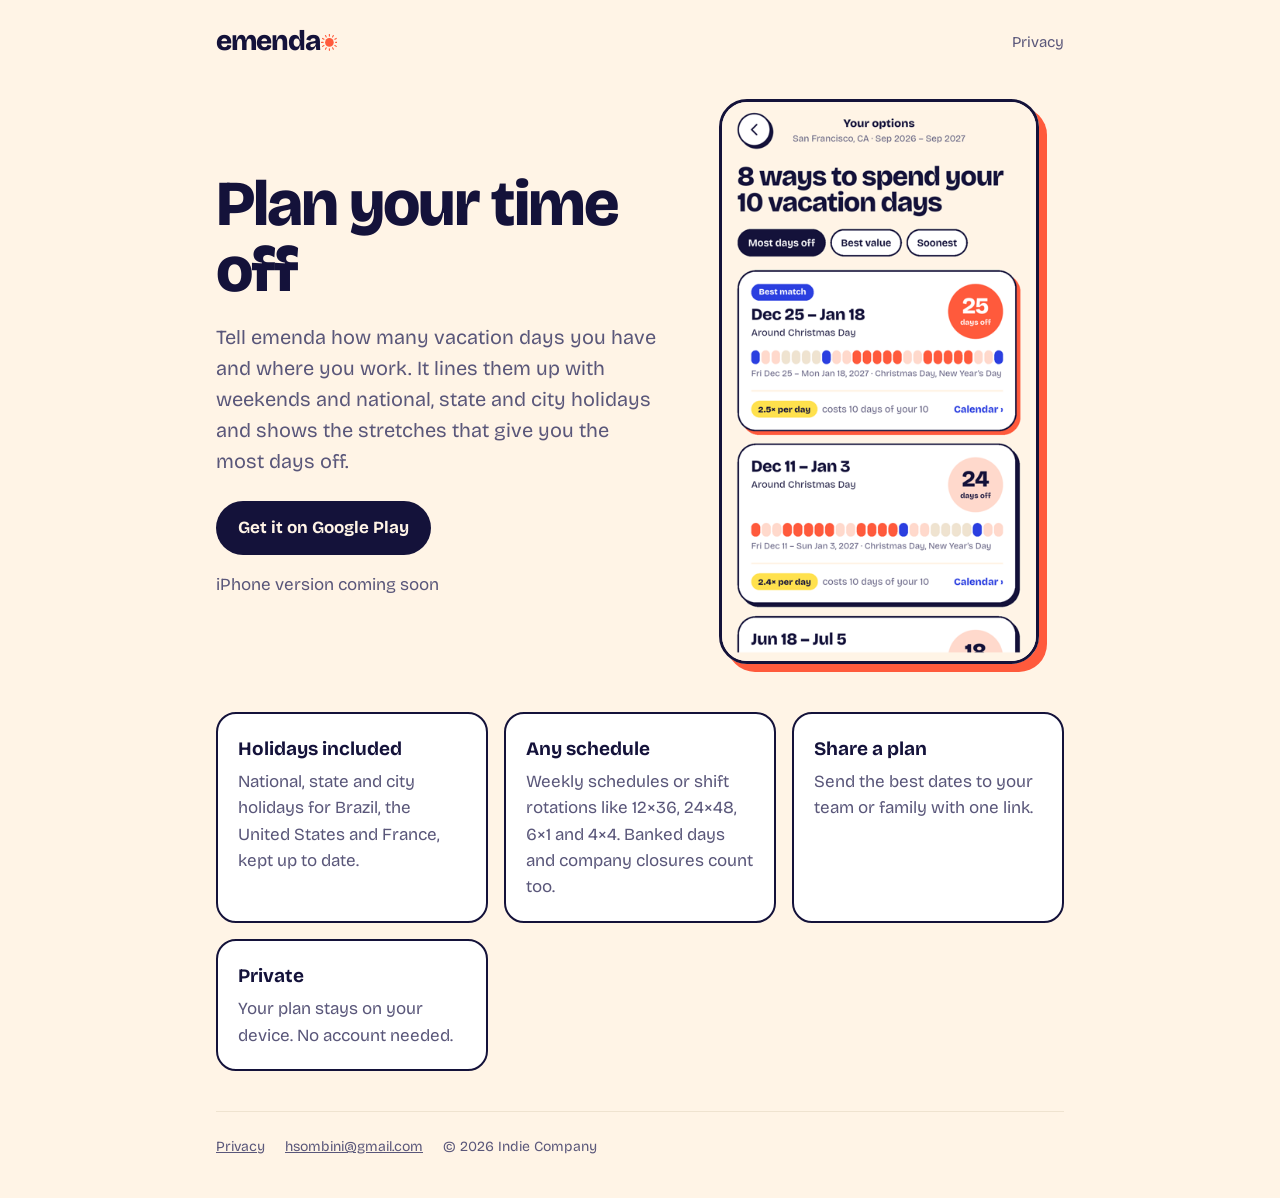
<file: index.html>
<!doctype html>
<html lang="en">
<head>
<meta charset="utf-8">
<meta name="viewport" content="width=device-width, initial-scale=1">
<title data-i18n-title="title">emenda — plan your time off around holidays</title>
<meta name="description" content="emenda finds the best dates for your vacation days around weekends and national, state and city holidays.">
<link rel="icon" href="/icon.png">
<link rel="preconnect" href="https://fonts.googleapis.com">
<link rel="preconnect" href="https://fonts.gstatic.com" crossorigin>
<link href="https://fonts.googleapis.com/css2?family=Bricolage+Grotesque:opsz,wght@12..96,400;12..96,700;12..96,800&display=swap" rel="stylesheet">
<link rel="stylesheet" href="/style.css">
</head>
<body>
<div class="wrap">
  <header class="top">
    <a class="logo" href="/">emenda<svg class="sun" viewBox="0 0 39 39" aria-hidden="true"><circle cx="19.5" cy="19.5" r="10"/><g><line x1="34.10" y1="19.50" x2="37.90" y2="19.50"/><line x1="32.14" y1="26.80" x2="35.43" y2="28.70"/><line x1="26.80" y1="32.14" x2="28.70" y2="35.43"/><line x1="19.50" y1="34.10" x2="19.50" y2="37.90"/><line x1="12.20" y1="32.14" x2="10.30" y2="35.43"/><line x1="6.86" y1="26.80" x2="3.57" y2="28.70"/><line x1="4.90" y1="19.50" x2="1.10" y2="19.50"/><line x1="6.86" y1="12.20" x2="3.57" y2="10.30"/><line x1="12.20" y1="6.86" x2="10.30" y2="3.57"/><line x1="19.50" y1="4.90" x2="19.50" y2="1.10"/><line x1="26.80" y1="6.86" x2="28.70" y2="3.57"/><line x1="32.14" y1="12.20" x2="35.43" y2="10.30"/></g></svg></a>
    <nav class="top"><a href="/privacy" data-i18n="nav_privacy">Privacy</a></nav>
  </header>
  <section class="hero">
    <div>
      <h1 data-i18n="h1">Plan your time off</h1>
      <p class="lead" data-i18n="lead"></p>
      <div class="btns">
        <a class="btn" data-store data-i18n="get">Get it on Google Play</a>
      </div>
      <p class="muted" data-i18n="ios_soon"></p>
    </div>
    <img class="shot" src="/shot.png" alt="emenda showing vacation options" width="320">
  </section>
  <section class="features">
    <div class="card"><h3 data-i18n="f1_t"></h3><p data-i18n="f1_d"></p></div>
    <div class="card"><h3 data-i18n="f2_t"></h3><p data-i18n="f2_d"></p></div>
    <div class="card"><h3 data-i18n="f3_t"></h3><p data-i18n="f3_d"></p></div>
    <div class="card"><h3 data-i18n="f4_t"></h3><p data-i18n="f4_d"></p></div>
  </section>
  <footer>
    <a href="/privacy" data-i18n="nav_privacy">Privacy</a>
    <a href="mailto:hsombini@gmail.com">hsombini@gmail.com</a>
    <span>© 2026 Indie Company</span>
  </footer>
</div>
<script src="/i18n.js"></script>
<script>applyI18n();</script>
</body>
</html>
</file>
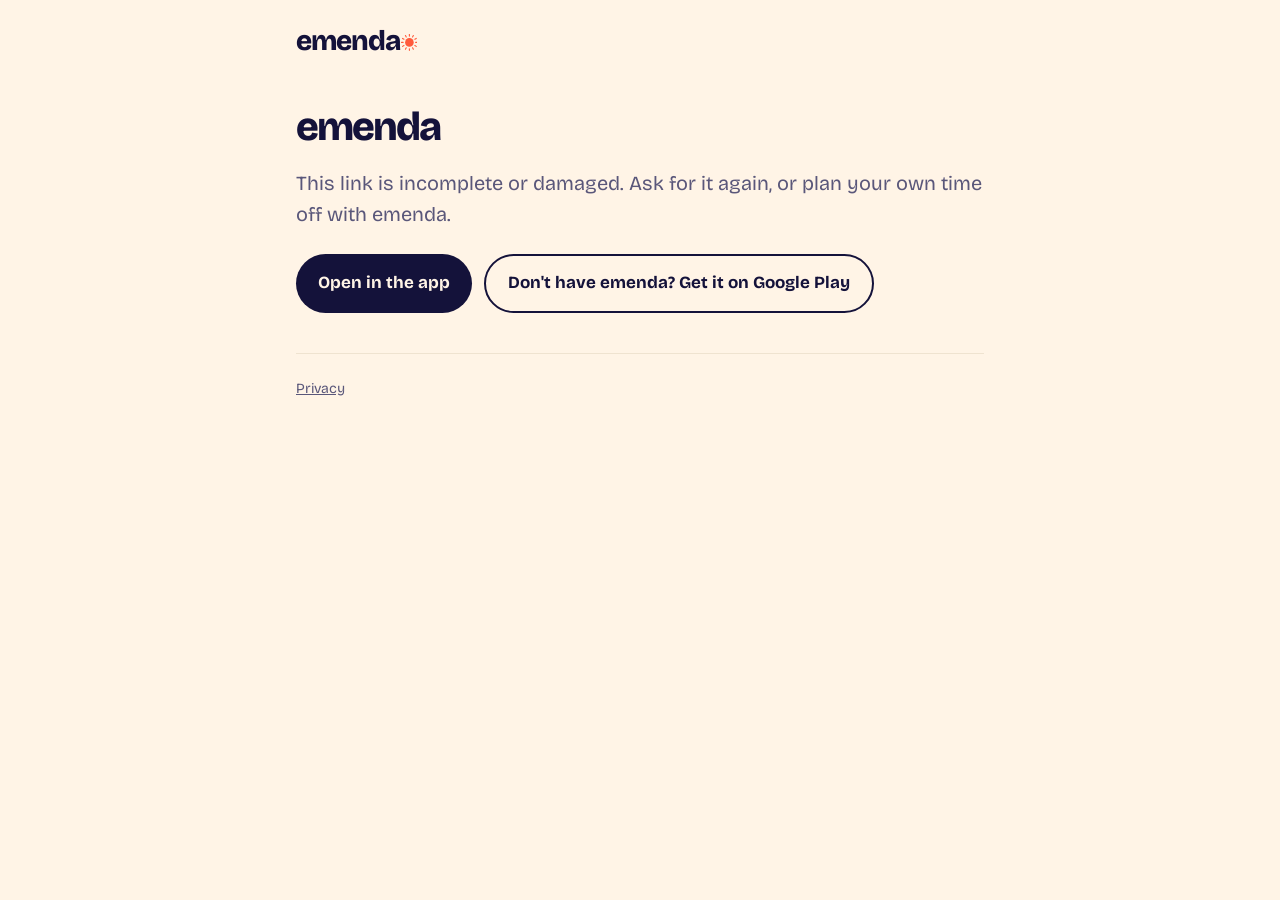
<file: p.html>
<!doctype html>
<html lang="en">
<head>
<meta charset="utf-8">
<meta name="viewport" content="width=device-width, initial-scale=1">
<title data-i18n-title="p_title">A vacation plan from emenda</title>
<meta name="robots" content="noindex">
<link rel="icon" href="/icon.png">
<link rel="preconnect" href="https://fonts.googleapis.com">
<link rel="preconnect" href="https://fonts.gstatic.com" crossorigin>
<link href="https://fonts.googleapis.com/css2?family=Bricolage+Grotesque:opsz,wght@12..96,400;12..96,700;12..96,800&display=swap" rel="stylesheet">
<link rel="stylesheet" href="/style.css">
</head>
<body>
<div class="wrap doc">
  <header class="top">
    <a class="logo" href="/">emenda<svg class="sun" viewBox="0 0 39 39" aria-hidden="true"><circle cx="19.5" cy="19.5" r="10"/><g><line x1="34.10" y1="19.50" x2="37.90" y2="19.50"/><line x1="32.14" y1="26.80" x2="35.43" y2="28.70"/><line x1="26.80" y1="32.14" x2="28.70" y2="35.43"/><line x1="19.50" y1="34.10" x2="19.50" y2="37.90"/><line x1="12.20" y1="32.14" x2="10.30" y2="35.43"/><line x1="6.86" y1="26.80" x2="3.57" y2="28.70"/><line x1="4.90" y1="19.50" x2="1.10" y2="19.50"/><line x1="6.86" y1="12.20" x2="3.57" y2="10.30"/><line x1="12.20" y1="6.86" x2="10.30" y2="3.57"/><line x1="19.50" y1="4.90" x2="19.50" y2="1.10"/><line x1="26.80" y1="6.86" x2="28.70" y2="3.57"/><line x1="32.14" y1="12.20" x2="35.43" y2="10.30"/></g></svg></a>
  </header>
  <main id="plan"></main>
  <div class="btns">
    <a class="btn" id="open" data-i18n="p_open" hidden>Open in the app</a>
    <a class="btn alt" data-store data-i18n="p_get">Get it on Google Play</a>
  </div>
  <footer style="margin-top:40px">
    <a href="/privacy" data-i18n="nav_privacy">Privacy</a>
  </footer>
</div>
<script src="/i18n.js"></script>
<script>
// Decodes the plan in `#s=<code>` (format: SharedPlan.code in the app,
// lib/planner/share.dart) and renders it with DOM text nodes only.
applyI18n();

function decode(code) {
  try {
    const b64 = code.replace(/-/g, "+").replace(/_/g, "/");
    const bin = atob(b64 + "===".slice((b64.length + 3) % 4));
    const j = JSON.parse(new TextDecoder().decode(Uint8Array.from(bin, (c) => c.charCodeAt(0))));
    const place = j.p, b = j.b, c = j.c ?? 0;
    if (typeof place !== "string" || !place || place.length > 120) return null;
    if (!Number.isInteger(b) || !Number.isInteger(c) || b < 0 || c < 0 || b > 999 || c > 999) return null;
    const blocks = (list) => {
      if (!Array.isArray(list) || !list.length || list.length > 12) return null;
      const out = [];
      for (const x of list) {
        if (!Array.isArray(x) || x.length !== 3) return null;
        const [iso, len, used] = x;
        const m = typeof iso === "string" && /^(\d{4})-(\d{2})-(\d{2})$/.exec(iso);
        if (!m || !Number.isInteger(len) || !Number.isInteger(used) || len < 1 || len > 731 || used < 0 || used > len) return null;
        out.push({ start: Date.UTC(+m[1], +m[2] - 1, +m[3]), len, used });
      }
      return out;
    };
    const all = j.o != null;
    const raw = all ? j.o : [j.k];
    if (!Array.isArray(raw) || !raw.length || raw.length > 20) return null;
    const options = raw.map(blocks);
    if (options.some((o) => !o)) return null;
    return { place, budget: b, comp: c, options, all };
  } catch {
    return null;
  }
}

const DAY = 86400000;
const fmt = new Intl.DateTimeFormat(LANG === "pt" ? "pt-BR" : LANG, { day: "numeric", month: "short", year: "numeric", timeZone: "UTC" });
const range = (b) => fmt.formatRange(new Date(b.start), new Date(b.start + (b.len - 1) * DAY));

function el(tag, cls, text) {
  const e = document.createElement(tag);
  if (cls) e.className = cls;
  if (text != null) e.textContent = text;
  return e;
}

const code = (/(?:^|[#?&])s=([\w-]+)/.exec(location.hash) || /(?:^|[?&])s=([\w-]+)/.exec(location.search) || [])[1];
const plan = code && decode(code);
const root = document.getElementById("plan");

if (!plan) {
  root.append(el("h1", null, "emenda"), el("p", "lead", t("p_bad")));
} else {
  root.append(
    el("span", "pill", t(plan.all ? "p_all" : "p_one")),
    el("h1", null, plan.place),
    el("p", "lead", plan.comp > 0 ? t("p_budget_comp", { n: plan.budget, c: plan.comp }) : t("p_budget", { n: plan.budget })),
  );
  for (const o of plan.options) {
    const total = o.reduce((s, b) => s + b.len, 0), used = o.reduce((s, b) => s + b.used, 0);
    const card = el("section", "card opt");
    const head = el("div", "head");
    const left = el("div");
    left.append(el("div", "dates", o.length === 1 ? range(o[0]) : `${range(o[0])} +${o.length - 1}`));
    left.append(el("span", "chip", t("p_costs", { n: used })));
    const badge = el("div", "badge");
    badge.append(el("b", null, String(total)), el("small", null, t("p_off")));
    head.append(left, badge);
    card.append(head);
    if (o.length > 1) {
      const ul = el("ul");
      for (const b of o) ul.append(el("li", null, range(b)));
      card.append(ul);
    }
    root.append(card);
  }
  const open = document.getElementById("open");
  open.href = `emenda://p#s=${code}`;
  open.hidden = false;
}
</script>
</body>
</html>
</file>
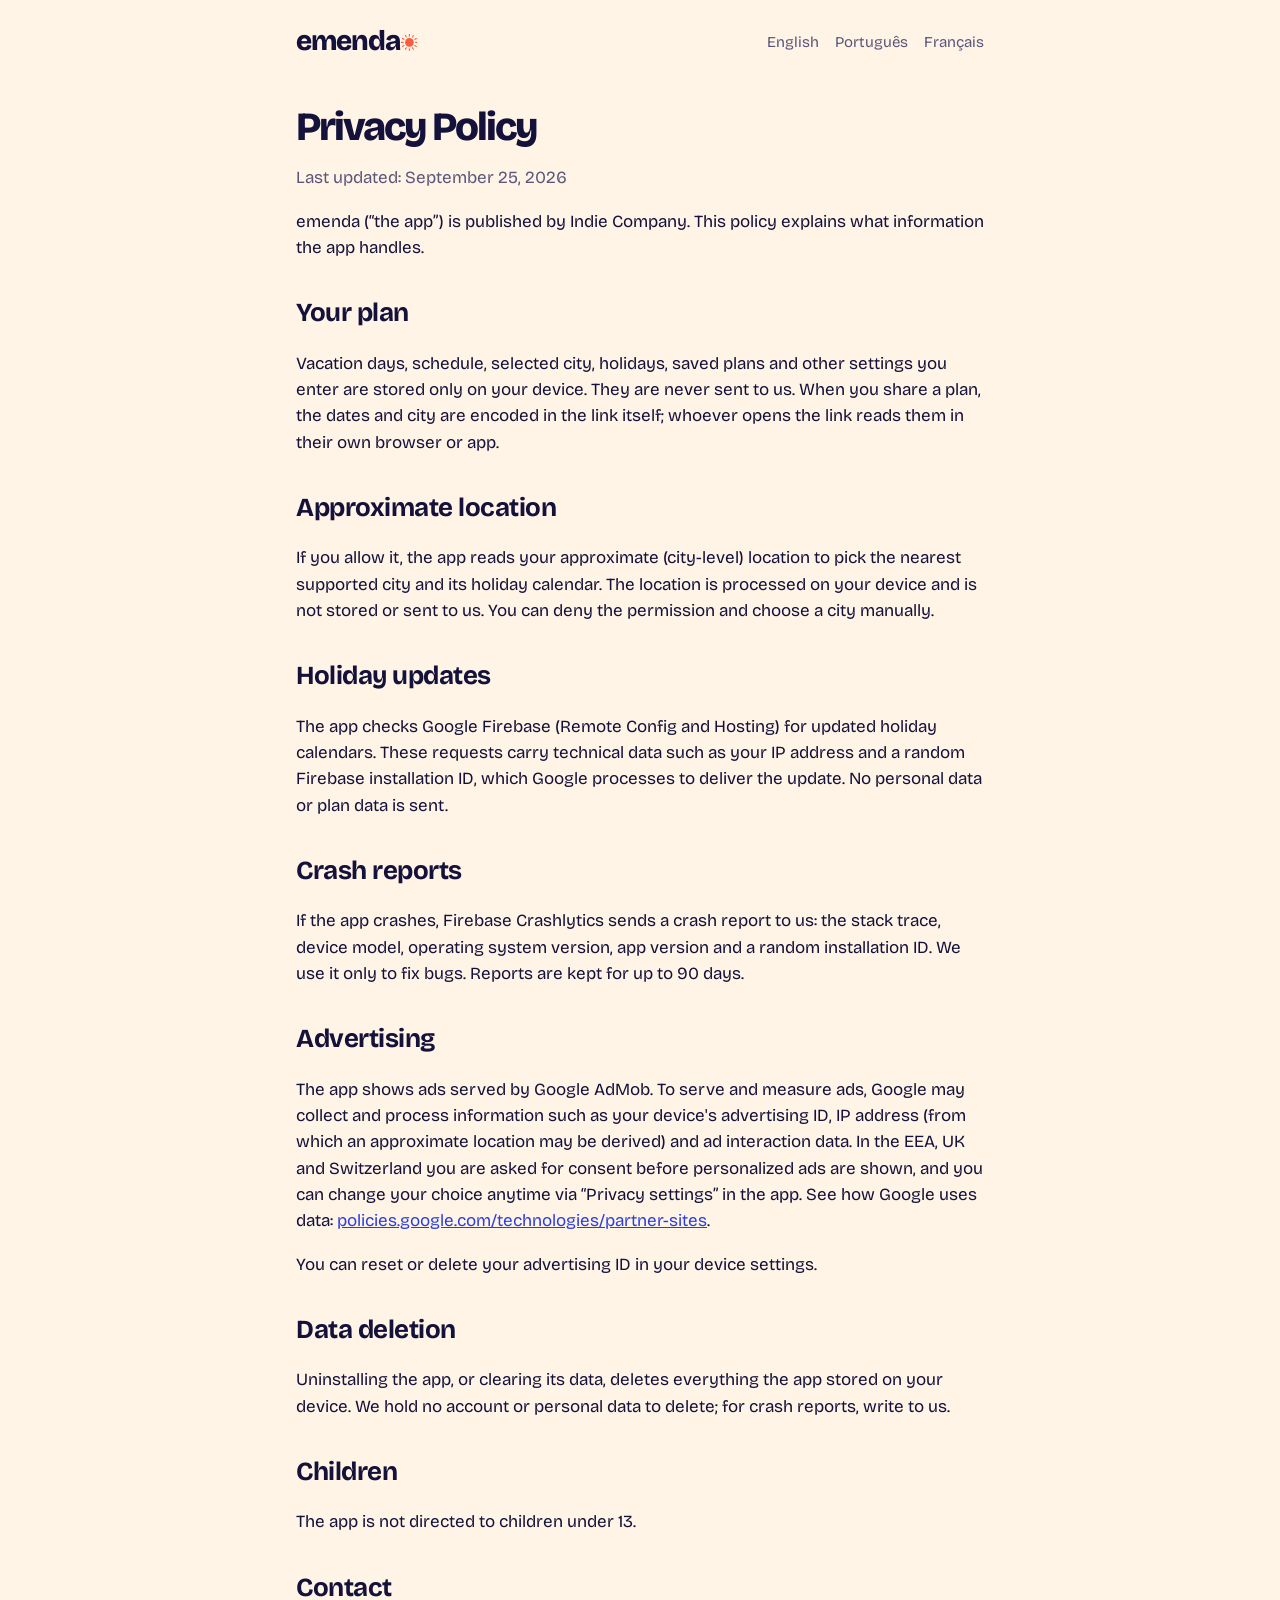
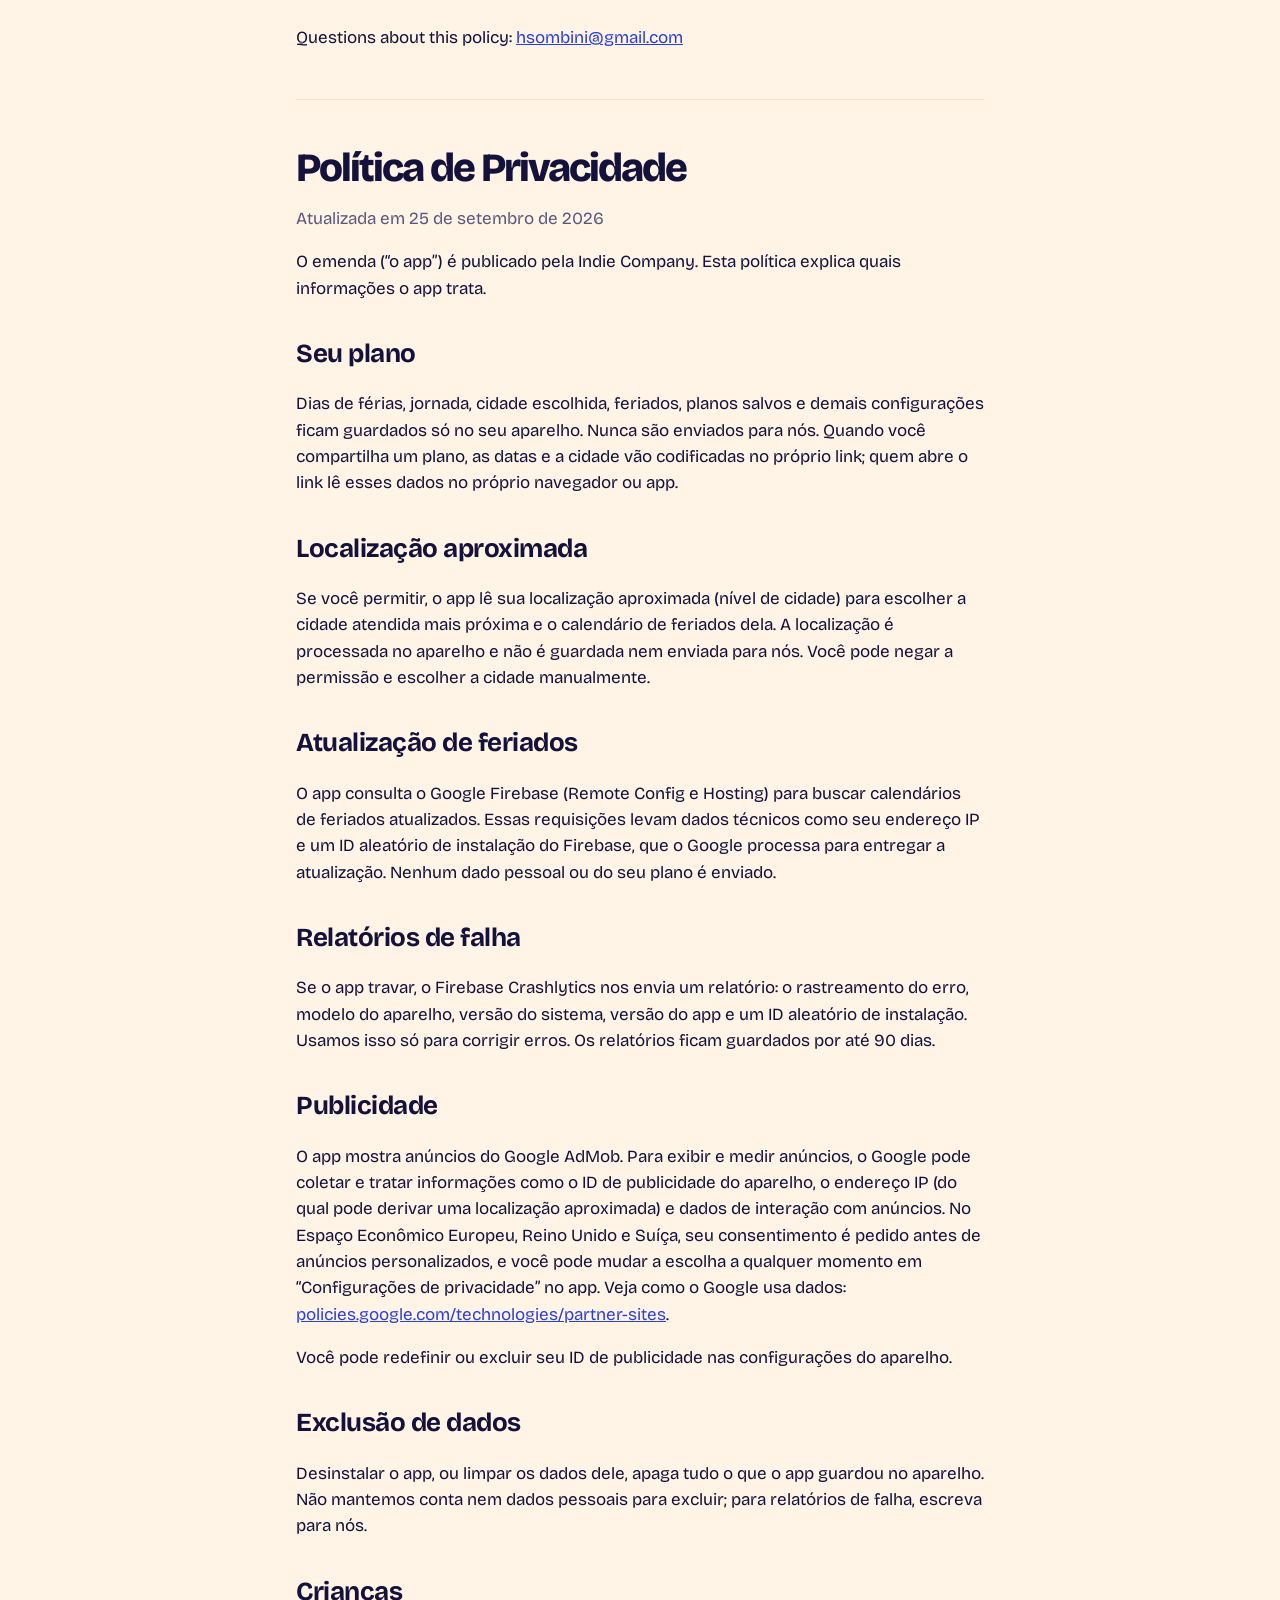
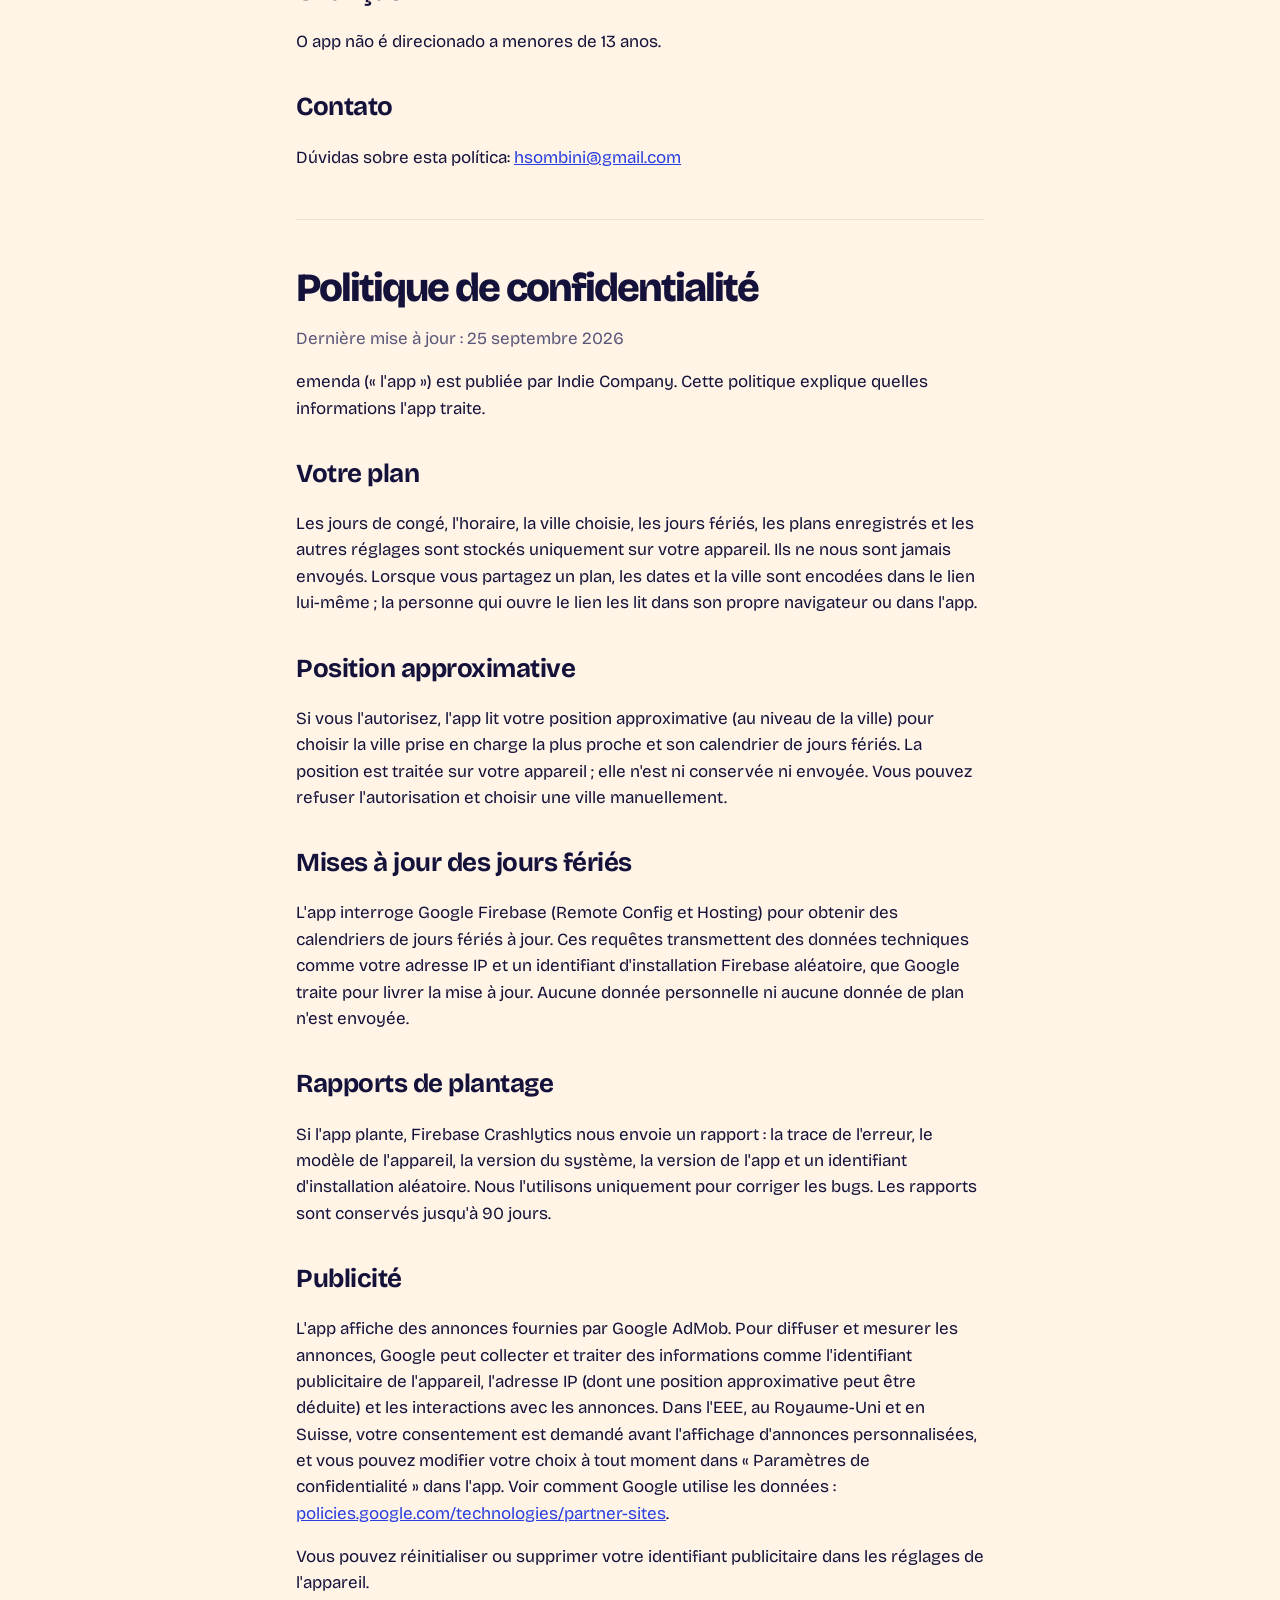
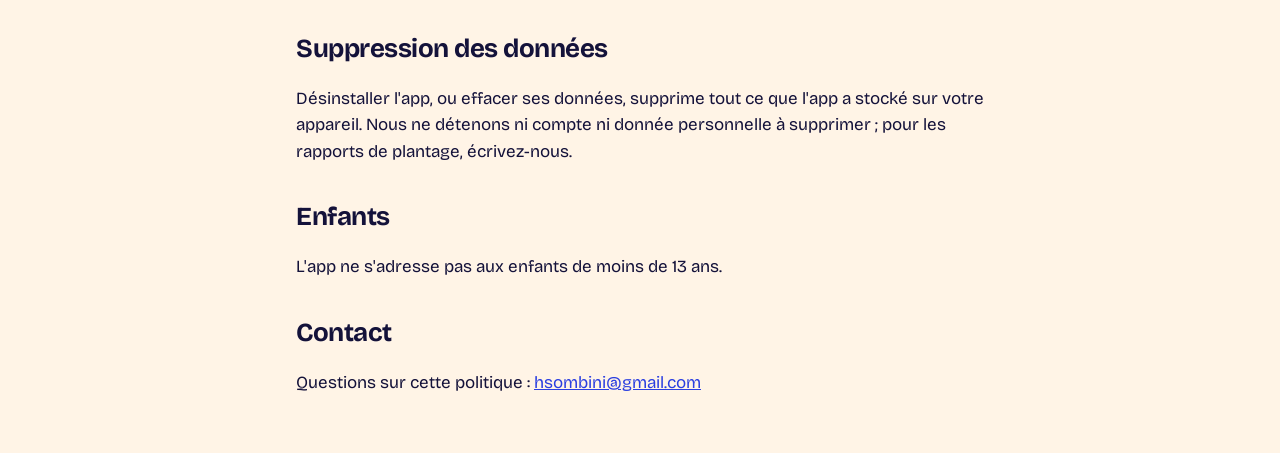
<file: privacy.html>
<!doctype html>
<html lang="en">
<head>
<meta charset="utf-8">
<meta name="viewport" content="width=device-width, initial-scale=1">
<title>emenda — Privacy Policy</title>
<link rel="icon" href="/icon.png">
<link rel="preconnect" href="https://fonts.googleapis.com">
<link rel="preconnect" href="https://fonts.gstatic.com" crossorigin>
<link href="https://fonts.googleapis.com/css2?family=Bricolage+Grotesque:opsz,wght@12..96,400;12..96,700;12..96,800&display=swap" rel="stylesheet">
<link rel="stylesheet" href="/style.css">
</head>
<body>
<div class="wrap doc">
  <header class="top">
    <a class="logo" href="/">emenda<svg class="sun" viewBox="0 0 39 39" aria-hidden="true"><circle cx="19.5" cy="19.5" r="10"/><g><line x1="34.10" y1="19.50" x2="37.90" y2="19.50"/><line x1="32.14" y1="26.80" x2="35.43" y2="28.70"/><line x1="26.80" y1="32.14" x2="28.70" y2="35.43"/><line x1="19.50" y1="34.10" x2="19.50" y2="37.90"/><line x1="12.20" y1="32.14" x2="10.30" y2="35.43"/><line x1="6.86" y1="26.80" x2="3.57" y2="28.70"/><line x1="4.90" y1="19.50" x2="1.10" y2="19.50"/><line x1="6.86" y1="12.20" x2="3.57" y2="10.30"/><line x1="12.20" y1="6.86" x2="10.30" y2="3.57"/><line x1="19.50" y1="4.90" x2="19.50" y2="1.10"/><line x1="26.80" y1="6.86" x2="28.70" y2="3.57"/><line x1="32.14" y1="12.20" x2="35.43" y2="10.30"/></g></svg></a>
    <nav class="top"><a href="#en">English</a><a href="#pt">Português</a><a href="#fr">Français</a></nav>
  </header>

  <article id="en" lang="en">
    <h1>Privacy Policy</h1>
    <p class="muted">Last updated: September 25, 2026</p>
    <p>emenda (“the app”) is published by Indie Company. This policy explains what information the app handles.</p>

    <h2>Your plan</h2>
    <p>Vacation days, schedule, selected city, holidays, saved plans and other settings you enter are stored only on your device. They are never sent to us. When you share a plan, the dates and city are encoded in the link itself; whoever opens the link reads them in their own browser or app.</p>

    <h2>Approximate location</h2>
    <p>If you allow it, the app reads your approximate (city-level) location to pick the nearest supported city and its holiday calendar. The location is processed on your device and is not stored or sent to us. You can deny the permission and choose a city manually.</p>

    <h2>Holiday updates</h2>
    <p>The app checks Google Firebase (Remote Config and Hosting) for updated holiday calendars. These requests carry technical data such as your IP address and a random Firebase installation ID, which Google processes to deliver the update. No personal data or plan data is sent.</p>

    <h2>Crash reports</h2>
    <p>If the app crashes, Firebase Crashlytics sends a crash report to us: the stack trace, device model, operating system version, app version and a random installation ID. We use it only to fix bugs. Reports are kept for up to 90 days.</p>

    <h2>Advertising</h2>
    <p>The app shows ads served by Google AdMob. To serve and measure ads, Google may collect and process information such as your device's advertising ID, IP address (from which an approximate location may be derived) and ad interaction data. In the EEA, UK and Switzerland you are asked for consent before personalized ads are shown, and you can change your choice anytime via “Privacy settings” in the app. See how Google uses data: <a href="https://policies.google.com/technologies/partner-sites">policies.google.com/technologies/partner-sites</a>.</p>
    <p>You can reset or delete your advertising ID in your device settings.</p>

    <h2>Data deletion</h2>
    <p>Uninstalling the app, or clearing its data, deletes everything the app stored on your device. We hold no account or personal data to delete; for crash reports, write to us.</p>

    <h2>Children</h2>
    <p>The app is not directed to children under 13.</p>

    <h2>Contact</h2>
    <p>Questions about this policy: <a href="mailto:hsombini@gmail.com">hsombini@gmail.com</a></p>
  </article>

  <hr style="margin:48px 0;border:0;border-top:1px solid var(--line)">

  <article id="pt" lang="pt-BR">
    <h1>Política de Privacidade</h1>
    <p class="muted">Atualizada em 25 de setembro de 2026</p>
    <p>O emenda (“o app”) é publicado pela Indie Company. Esta política explica quais informações o app trata.</p>

    <h2>Seu plano</h2>
    <p>Dias de férias, jornada, cidade escolhida, feriados, planos salvos e demais configurações ficam guardados só no seu aparelho. Nunca são enviados para nós. Quando você compartilha um plano, as datas e a cidade vão codificadas no próprio link; quem abre o link lê esses dados no próprio navegador ou app.</p>

    <h2>Localização aproximada</h2>
    <p>Se você permitir, o app lê sua localização aproximada (nível de cidade) para escolher a cidade atendida mais próxima e o calendário de feriados dela. A localização é processada no aparelho e não é guardada nem enviada para nós. Você pode negar a permissão e escolher a cidade manualmente.</p>

    <h2>Atualização de feriados</h2>
    <p>O app consulta o Google Firebase (Remote Config e Hosting) para buscar calendários de feriados atualizados. Essas requisições levam dados técnicos como seu endereço IP e um ID aleatório de instalação do Firebase, que o Google processa para entregar a atualização. Nenhum dado pessoal ou do seu plano é enviado.</p>

    <h2>Relatórios de falha</h2>
    <p>Se o app travar, o Firebase Crashlytics nos envia um relatório: o rastreamento do erro, modelo do aparelho, versão do sistema, versão do app e um ID aleatório de instalação. Usamos isso só para corrigir erros. Os relatórios ficam guardados por até 90 dias.</p>

    <h2>Publicidade</h2>
    <p>O app mostra anúncios do Google AdMob. Para exibir e medir anúncios, o Google pode coletar e tratar informações como o ID de publicidade do aparelho, o endereço IP (do qual pode derivar uma localização aproximada) e dados de interação com anúncios. No Espaço Econômico Europeu, Reino Unido e Suíça, seu consentimento é pedido antes de anúncios personalizados, e você pode mudar a escolha a qualquer momento em “Configurações de privacidade” no app. Veja como o Google usa dados: <a href="https://policies.google.com/technologies/partner-sites?hl=pt-BR">policies.google.com/technologies/partner-sites</a>.</p>
    <p>Você pode redefinir ou excluir seu ID de publicidade nas configurações do aparelho.</p>

    <h2>Exclusão de dados</h2>
    <p>Desinstalar o app, ou limpar os dados dele, apaga tudo o que o app guardou no aparelho. Não mantemos conta nem dados pessoais para excluir; para relatórios de falha, escreva para nós.</p>

    <h2>Crianças</h2>
    <p>O app não é direcionado a menores de 13 anos.</p>

    <h2>Contato</h2>
    <p>Dúvidas sobre esta política: <a href="mailto:hsombini@gmail.com">hsombini@gmail.com</a></p>
  </article>

  <hr style="margin:48px 0;border:0;border-top:1px solid var(--line)">

  <article id="fr" lang="fr">
    <h1>Politique de confidentialité</h1>
    <p class="muted">Dernière mise à jour : 25 septembre 2026</p>
    <p>emenda (« l'app ») est publiée par Indie Company. Cette politique explique quelles informations l'app traite.</p>

    <h2>Votre plan</h2>
    <p>Les jours de congé, l'horaire, la ville choisie, les jours fériés, les plans enregistrés et les autres réglages sont stockés uniquement sur votre appareil. Ils ne nous sont jamais envoyés. Lorsque vous partagez un plan, les dates et la ville sont encodées dans le lien lui-même ; la personne qui ouvre le lien les lit dans son propre navigateur ou dans l'app.</p>

    <h2>Position approximative</h2>
    <p>Si vous l'autorisez, l'app lit votre position approximative (au niveau de la ville) pour choisir la ville prise en charge la plus proche et son calendrier de jours fériés. La position est traitée sur votre appareil ; elle n'est ni conservée ni envoyée. Vous pouvez refuser l'autorisation et choisir une ville manuellement.</p>

    <h2>Mises à jour des jours fériés</h2>
    <p>L'app interroge Google Firebase (Remote Config et Hosting) pour obtenir des calendriers de jours fériés à jour. Ces requêtes transmettent des données techniques comme votre adresse IP et un identifiant d'installation Firebase aléatoire, que Google traite pour livrer la mise à jour. Aucune donnée personnelle ni aucune donnée de plan n'est envoyée.</p>

    <h2>Rapports de plantage</h2>
    <p>Si l'app plante, Firebase Crashlytics nous envoie un rapport : la trace de l'erreur, le modèle de l'appareil, la version du système, la version de l'app et un identifiant d'installation aléatoire. Nous l'utilisons uniquement pour corriger les bugs. Les rapports sont conservés jusqu'à 90 jours.</p>

    <h2>Publicité</h2>
    <p>L'app affiche des annonces fournies par Google AdMob. Pour diffuser et mesurer les annonces, Google peut collecter et traiter des informations comme l'identifiant publicitaire de l'appareil, l'adresse IP (dont une position approximative peut être déduite) et les interactions avec les annonces. Dans l'EEE, au Royaume-Uni et en Suisse, votre consentement est demandé avant l'affichage d'annonces personnalisées, et vous pouvez modifier votre choix à tout moment dans « Paramètres de confidentialité » dans l'app. Voir comment Google utilise les données : <a href="https://policies.google.com/technologies/partner-sites?hl=fr">policies.google.com/technologies/partner-sites</a>.</p>
    <p>Vous pouvez réinitialiser ou supprimer votre identifiant publicitaire dans les réglages de l'appareil.</p>

    <h2>Suppression des données</h2>
    <p>Désinstaller l'app, ou effacer ses données, supprime tout ce que l'app a stocké sur votre appareil. Nous ne détenons ni compte ni donnée personnelle à supprimer ; pour les rapports de plantage, écrivez-nous.</p>

    <h2>Enfants</h2>
    <p>L'app ne s'adresse pas aux enfants de moins de 13 ans.</p>

    <h2>Contact</h2>
    <p>Questions sur cette politique : <a href="mailto:hsombini@gmail.com">hsombini@gmail.com</a></p>
  </article>
</div>
<script>
// Jump to the reader's language when no section was asked for.
if (!location.hash) {
  const l = (navigator.language || "en").slice(0, 2);
  if (l === "pt" || l === "fr") document.getElementById(l).scrollIntoView();
}
</script>
</body>
</html>
</file>
<file: style.css>
:root {
  --acc: #ff5a3c;
  --acc-l: #ffd9cc;
  --ink: #14123a;
  --mute: #5a577a;
  --blue: #2b3fe0;
  --paper: #fff4e6;
  --card: #ffffff;
  --sun: #ffe14d;
  --line: #efe3d0;
}
@media (prefers-color-scheme: dark) {
  :root {
    --ink: #f4f1ff;
    --mute: #b3afcf;
    --paper: #14123a;
    --card: #1f1c4d;
    --line: #2e2a63;
    --acc-l: #5a2a22;
  }
}
* { box-sizing: border-box; }
html { -webkit-text-size-adjust: 100%; }
body {
  margin: 0;
  background: var(--paper);
  color: var(--ink);
  font: 17px/1.55 "Bricolage Grotesque", system-ui, -apple-system, "Segoe UI", Roboto, sans-serif;
}
a { color: var(--blue); }
@media (prefers-color-scheme: dark) { a { color: #9aa6ff; } }
.wrap { max-width: 880px; margin: 0 auto; padding: 0 16px; }
header.top { display: flex; align-items: center; justify-content: space-between; padding: 20px 0; }
.logo { font-weight: 800; font-size: 28px; letter-spacing: -1px; color: var(--ink); text-decoration: none; }
.logo .sun { width: .6em; height: .6em; margin-left: .02em; vertical-align: -.03em; fill: var(--acc); stroke: var(--acc); stroke-width: 2.6; stroke-linecap: round; }
.logo .sun circle { stroke: none; }
nav.top a { margin-left: 16px; color: var(--mute); text-decoration: none; font-size: 15px; }
h1 { font-size: clamp(38px, 8vw, 64px); line-height: 1.02; letter-spacing: -2px; margin: 24px 0 16px; font-weight: 800; }
h2 { font-size: 26px; letter-spacing: -.5px; margin: 32px 0 8px; }
.lead { font-size: 20px; color: var(--mute); max-width: 36em; }
.hero { display: grid; gap: 32px; grid-template-columns: 1.2fr 1fr; align-items: center; padding: 16px 0 40px; }
.hero img.shot { width: 100%; max-width: 320px; justify-self: center; border-radius: 28px; border: 3px solid var(--ink); box-shadow: 8px 8px 0 var(--acc); }
@media (max-width: 720px) { .hero { grid-template-columns: 1fr; } }
.btn {
  display: inline-flex; align-items: center; gap: 8px; padding: 14px 22px; border-radius: 999px;
  background: var(--ink); color: var(--paper); font-weight: 700; text-decoration: none; border: 0; font: inherit; font-weight: 700; cursor: pointer;
}
.btn.alt { background: transparent; color: var(--ink); border: 2px solid var(--ink); }
.btns { display: flex; flex-wrap: wrap; gap: 12px; margin-top: 24px; }
.features { display: grid; gap: 16px; grid-template-columns: repeat(auto-fit, minmax(220px, 1fr)); padding: 8px 0 40px; }
.card { background: var(--card); border: 2px solid var(--ink); border-radius: 20px; padding: 20px; }
.card h3 { margin: 0 0 6px; font-size: 19px; }
.card p { margin: 0; color: var(--mute); }
footer { border-top: 1px solid var(--line); padding: 24px 0 40px; color: var(--mute); font-size: 14px; }
footer a { color: var(--mute); margin-right: 16px; }
.doc { max-width: 720px; padding-bottom: 40px; }
.doc h1 { font-size: 40px; }
.muted { color: var(--mute); }
.pill { display: inline-block; padding: 4px 12px; border-radius: 999px; background: var(--blue); color: #fff; font-weight: 700; font-size: 14px; }
.opt { margin: 16px 0; }
.opt .head { display: flex; justify-content: space-between; gap: 12px; align-items: flex-start; }
.opt .dates { font-weight: 800; font-size: 22px; letter-spacing: -.5px; }
.badge { flex: none; width: 76px; height: 76px; border-radius: 50%; background: var(--acc); color: #fff; display: grid; place-content: center; text-align: center; line-height: 1; }
.badge b { font-size: 28px; }
.badge small { font-size: 12px; }
.opt ul { margin: 8px 0 0; padding-left: 20px; color: var(--mute); }
.chip { display: inline-block; background: var(--sun); color: #14123a; border-radius: 999px; padding: 2px 10px; font-weight: 700; font-size: 14px; margin-top: 8px; }
</file>
